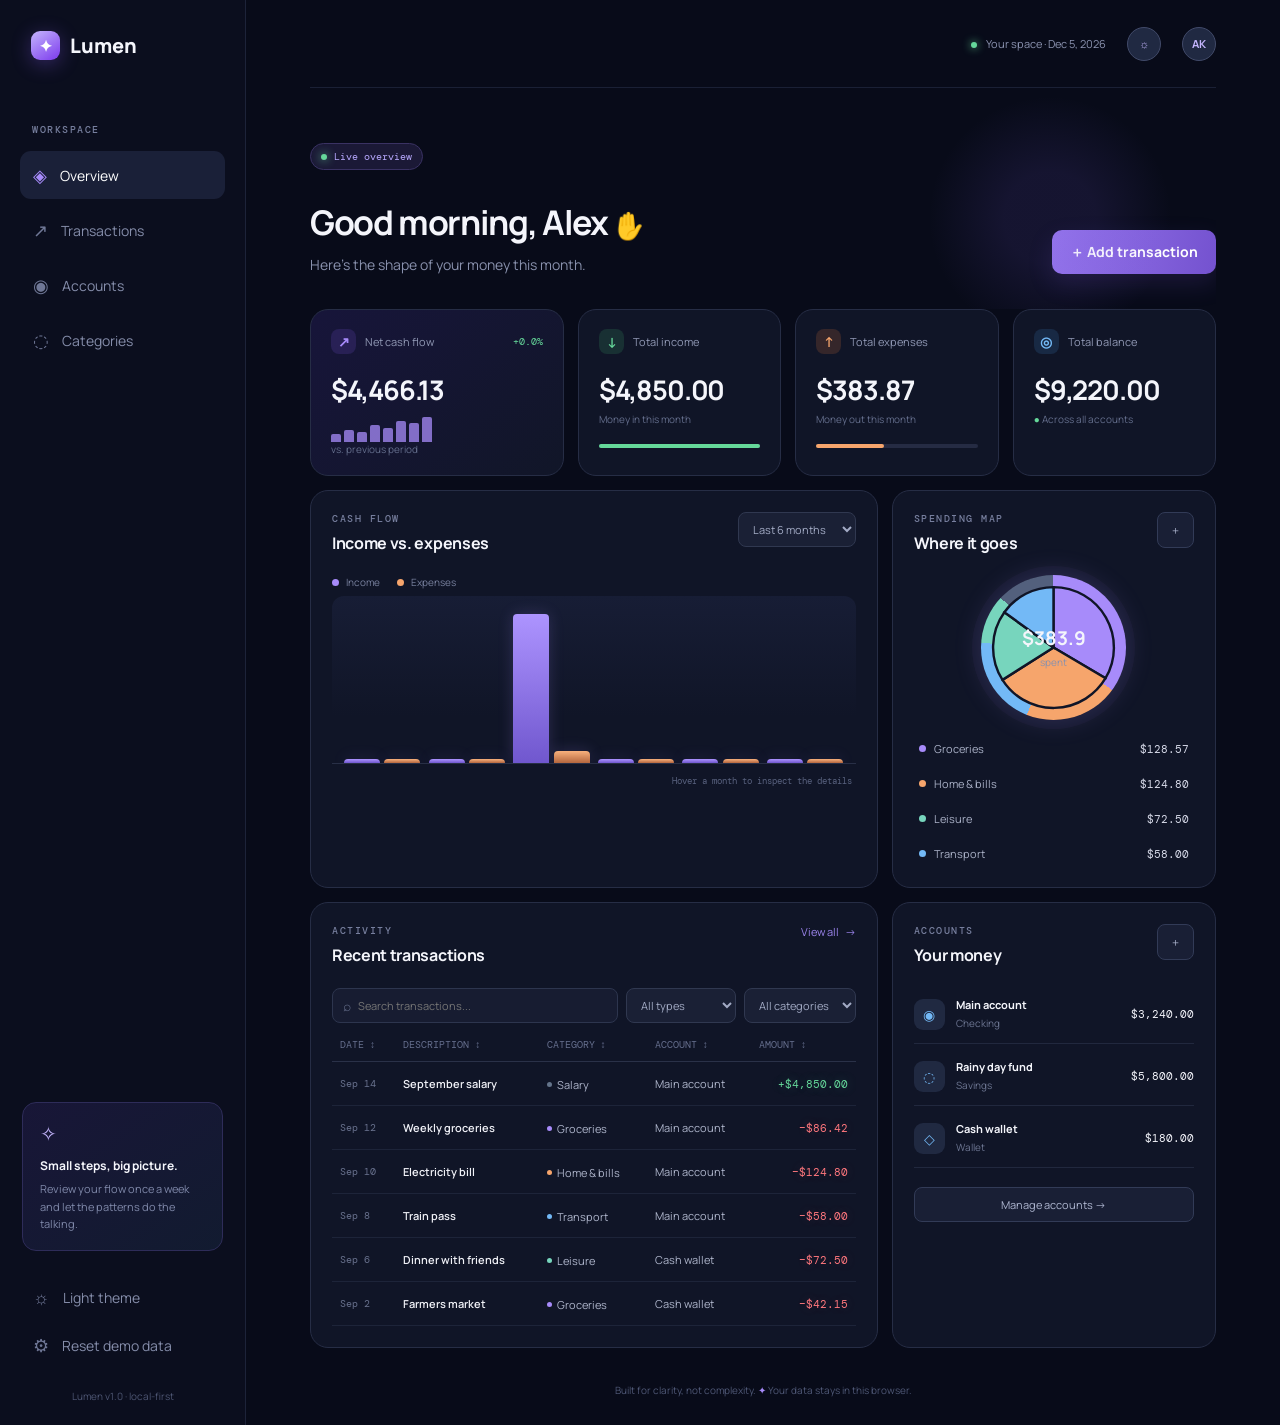
<file: public/index.html>
<!doctype html>
<html lang="en">
  <head>
    <meta charset="UTF-8" />
    <meta name="viewport" content="width=device-width, initial-scale=1.0" />
    <meta name="theme-color" content="#080b19" />
    <meta
      name="description"
      content="Lumen is a calm, local-first dashboard for understanding your spending and cash flow."
    />
    <title>Lumen — Personal finance, made clear</title>
    <link rel="preconnect" href="https://fonts.googleapis.com" />
    <link rel="preconnect" href="https://fonts.gstatic.com" crossorigin />
    <link
      href="https://fonts.googleapis.com/css2?family=DM+Mono:wght@400;500&family=Manrope:wght@400;500;600;700;800&display=swap"
      rel="stylesheet"
    />
    <link rel="stylesheet" href="../src/styles.css" />
  </head>
  <body>
    <div class="app-shell">
      <aside class="sidebar">
        <a class="brand" href="index.html" aria-label="Lumen home">
          <span class="brand-mark">✦</span>
          <span>Lumen</span>
        </a>
        <p class="eyebrow sidebar-label">Workspace</p>
        <nav class="main-nav" aria-label="Main navigation">
          <a class="nav-item active" href="#overview"><span>◈</span> Overview</a>
          <a class="nav-item" href="transactions.html"><span>↗</span> Transactions</a>
          <a class="nav-item" href="#accounts"><span>◉</span> Accounts</a>
          <a class="nav-item" href="#categories" id="categories-nav"><span>◌</span> Categories</a>
        </nav>
        <div class="sidebar-bottom">
          <div class="tip-card">
            <span class="tip-icon">✧</span>
            <strong>Small steps, big picture.</strong>
            <p>Review your flow once a week and let the patterns do the talking.</p>
          </div>
          <button class="nav-item settings-button" type="button" id="theme-toggle"><span>☼</span> Light theme</button>
          <button class="nav-item settings-button" type="button" id="clear-data"><span>⚙</span> Reset demo data</button>
          <p class="sidebar-footnote">Lumen v1.0 · local-first</p>
        </div>
      </aside>

      <main class="main-content">
        <header class="topbar">
          <div class="mobile-brand"><span class="brand-mark">✦</span> Lumen</div>
          <div class="date-stamp"><span class="status-dot"></span> Your space · <span id="today-label"></span></div>
          <button class="avatar theme-avatar" type="button" id="theme-toggle-topbar" aria-label="Toggle theme">☼</button>
          <button class="avatar" aria-label="User profile">AK</button>
        </header>

        <section class="hero dashboard-hero" id="overview">
          <div>
            <span class="hero-badge"><i></i> Live overview</span>
            <p class="eyebrow" id="hero-date"></p>
            <h1>Good morning, Alex <span class="wave">✋</span></h1>
            <p class="hero-copy">Here’s the shape of your money this month.</p>
          </div>
          <button class="primary-button" id="open-transaction"><span>＋</span> Add transaction</button>
        </section>

        <section class="stats-grid" aria-label="Financial summary">
          <article class="stat-card feature-card">
            <div class="stat-heading"><span class="stat-icon violet">↗</span><span>Net cash flow</span><span class="trend positive" id="flow-trend">+0.0%</span></div>
            <div class="stat-value" id="net-flow">$0.00</div>
            <div class="sparkline" id="sparkline" aria-hidden="true"><span style="height: 30%"></span><span style="height: 46%"></span><span style="height: 38%"></span><span style="height: 62%"></span><span style="height: 51%"></span><span style="height: 76%"></span><span style="height: 69%"></span><span style="height: 92%"></span></div>
            <p class="stat-caption">vs. previous period</p>
          </article>
          <article class="stat-card">
            <div class="stat-heading"><span class="stat-icon green">↓</span><span>Total income</span></div>
            <div class="stat-value" id="total-income">$0.00</div>
            <p class="stat-caption">Money in this month</p>
            <div class="progress-line"><span id="income-progress" class="income-progress"></span></div>
          </article>
          <article class="stat-card">
            <div class="stat-heading"><span class="stat-icon orange">↑</span><span>Total expenses</span></div>
            <div class="stat-value" id="total-expenses">$0.00</div>
            <p class="stat-caption">Money out this month</p>
            <div class="progress-line"><span id="expense-progress" class="expense-progress"></span></div>
          </article>
          <article class="stat-card">
            <div class="stat-heading"><span class="stat-icon blue">◎</span><span>Total balance</span></div>
            <div class="stat-value" id="total-balance">$0.00</div>
            <p class="stat-caption"><span class="green-text">●</span> Across all accounts</p>
          </article>
        </section>

        <section class="dashboard-grid">
          <article class="panel cashflow-panel">
            <div class="panel-header">
              <div><p class="eyebrow">Cash flow</p><h2>Income vs. expenses</h2></div>
              <select class="period-select" id="period-select" aria-label="Cash flow period"><option value="6">Last 6 months</option><option value="12">Last 12 months</option></select>
            </div>
            <div class="chart-legend"><span><i class="legend-dot income-dot"></i> Income</span><span><i class="legend-dot expense-dot"></i> Expenses</span></div>
            <div class="bar-chart" id="bar-chart" aria-label="Income versus expenses chart"></div>
            <div class="chart-hint">Hover a month to inspect the details</div>
          </article>
          <article class="panel breakdown-panel" id="categories">
            <div class="panel-header"><div><p class="eyebrow">Spending map</p><h2>Where it goes</h2></div><button class="icon-button" id="manage-categories" aria-label="Manage categories">＋</button></div>
            <div class="donut-wrap"><div class="donut" id="donut-chart" aria-label="Spending breakdown"><div class="donut-center"><strong id="donut-total">$0</strong><span>spent</span></div></div></div>
            <div class="category-list" id="category-list"></div>
          </article>
        </section>

        <section class="bottom-grid" id="transactions">
          <article class="panel transactions-panel">
            <div class="panel-header"><div><p class="eyebrow">Activity</p><h2>Recent transactions</h2></div><a class="text-button" href="transactions.html">View all <span>→</span></a></div>
            <div class="filters"><label class="search-field"><span>⌕</span><input id="search-input" type="search" placeholder="Search transactions..." /></label><select id="type-filter" aria-label="Filter by transaction type"><option value="all">All types</option><option value="income">Income</option><option value="expense">Expense</option></select><select id="category-filter" aria-label="Filter by category"><option value="all">All categories</option></select></div>
            <div class="table-wrap"><table><thead><tr><th><button data-sort="date">Date ↕</button></th><th><button data-sort="description">Description ↕</button></th><th><button data-sort="category">Category ↕</button></th><th><button data-sort="account">Account ↕</button></th><th><button data-sort="amount">Amount ↕</button></th></tr></thead><tbody id="transaction-list"></tbody></table><div class="empty-state hidden" id="empty-state">No transactions match these filters.</div></div>
          </article>
          <article class="panel accounts-panel" id="accounts">
            <div class="panel-header"><div><p class="eyebrow">Accounts</p><h2>Your money</h2></div><button class="icon-button" id="open-account" aria-label="Add account">＋</button></div>
            <div class="account-list" id="account-list"></div>
            <button class="secondary-button full-width" id="open-account-bottom">Manage accounts <span>→</span></button>
          </article>
        </section>

        <footer class="footer">Built for clarity, not complexity. <span>✦</span> Your data stays in this browser.</footer>
      </main>
    </div>

    <div class="modal-backdrop hidden" id="transaction-modal" role="dialog" aria-modal="true" aria-labelledby="transaction-title">
      <form class="modal" id="transaction-form">
        <button class="modal-close" type="button" data-close="transaction-modal" aria-label="Close">×</button>
        <p class="eyebrow">New activity</p><h2 id="transaction-title">Add transaction</h2><p class="modal-subtitle">Keep your money story up to date.</p>
        <div class="flow-toggle"><button type="button" class="flow-option active" data-type="expense">Expense</button><button type="button" class="flow-option" data-type="income">Income</button></div>
        <input type="hidden" id="transaction-type" value="expense" /><input type="hidden" id="editing-id" />
        <div class="form-grid"><label>Description<input required id="description" placeholder="e.g. Weekly groceries" /></label><label>Amount<input required id="amount" type="number" min="0.01" step="0.01" placeholder="0.00" /></label><label>Date<input required id="date" type="date" /></label><label>Account<select required id="account-select"></select></label><label>Category<select required id="category-select"></select></label></div>
        <button class="primary-button full-width" type="submit">Save transaction</button>
      </form>
    </div>

    <div class="modal-backdrop hidden" id="account-modal" role="dialog" aria-modal="true" aria-labelledby="account-title">
      <form class="modal" id="account-form"><button class="modal-close" type="button" data-close="account-modal" aria-label="Close">×</button><p class="eyebrow">New account</p><h2 id="account-title">Add an account</h2><p class="modal-subtitle">See everything in one calm view.</p><div class="form-grid"><label>Account name<input required id="account-name" placeholder="e.g. Travel fund" /></label><label>Account type<select id="account-type"><option>Checking</option><option>Savings</option><option>Credit card</option><option>Cash</option><option>Investment</option><option>Wallet</option></select></label><label>Starting balance<input required id="starting-balance" type="number" step="0.01" placeholder="0.00" /></label></div><button class="primary-button full-width" type="submit">Add account</button></form>
    </div>
    <div class="modal-backdrop hidden" id="category-modal" role="dialog" aria-modal="true" aria-labelledby="category-title">
      <form class="modal category-modal" id="category-form"><button class="modal-close" type="button" data-close="category-modal" aria-label="Close">×</button><p class="eyebrow">Category library</p><h2 id="category-title">Add a category</h2><p class="modal-subtitle">Create and maintain labels that fit your life.</p><div class="category-manager-list" id="category-manager-list"></div><input type="hidden" id="category-editing-id" /><div class="form-grid"><label>Category name<input required id="category-name" placeholder="e.g. Health" /></label><label>Category type<select id="category-type"><option value="expense">Expense</option><option value="income">Income</option></select></label></div><div class="category-form-actions"><button class="secondary-button hidden" id="cancel-category-edit" type="button">Cancel edit</button><button class="primary-button" type="submit" id="category-submit">Add category</button></div></form>
    </div>
    <script src="../src/app.js"></script>
  </body>
</html>
</file>
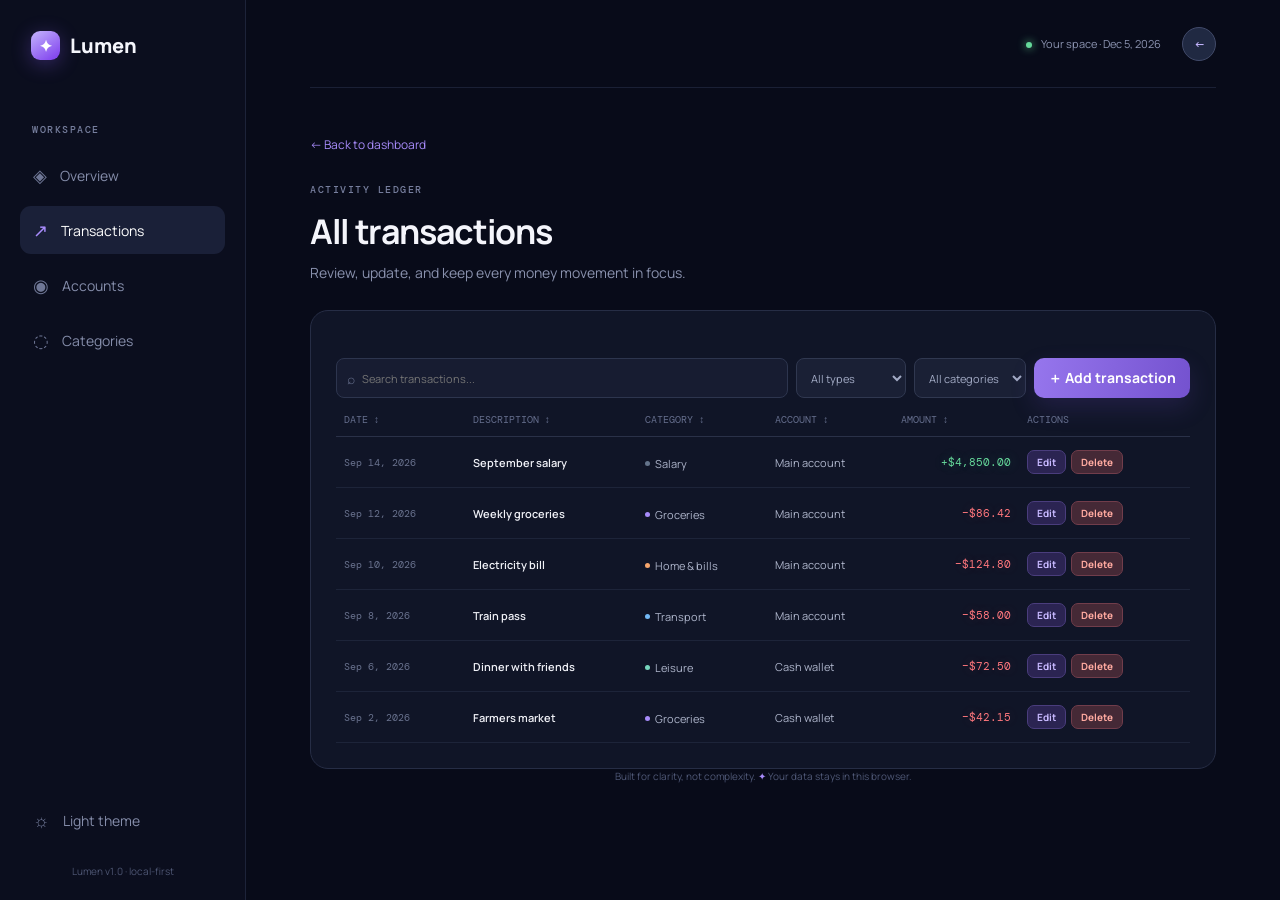
<file: public/transactions.html>
<!doctype html>
<html lang="en">
  <head>
    <meta charset="UTF-8" />
    <meta name="viewport" content="width=device-width, initial-scale=1.0" />
    <title>Transactions — Lumen</title>
    <link rel="preconnect" href="https://fonts.googleapis.com" />
    <link rel="preconnect" href="https://fonts.gstatic.com" crossorigin />
    <link href="https://fonts.googleapis.com/css2?family=DM+Mono:wght@400;500&family=Manrope:wght@400;500;600;700;800&display=swap" rel="stylesheet" />
    <link rel="stylesheet" href="../src/styles.css" />
  </head>
  <body data-page="transactions">
    <div class="app-shell">
      <aside class="sidebar">
        <a class="brand" href="index.html"><span class="brand-mark">✦</span><span>Lumen</span></a>
        <p class="eyebrow sidebar-label">Workspace</p>
        <nav class="main-nav" aria-label="Main navigation">
          <a class="nav-item" href="index.html"><span>◈</span> Overview</a>
          <a class="nav-item active" href="transactions.html"><span>↗</span> Transactions</a>
          <a class="nav-item" href="index.html#accounts"><span>◉</span> Accounts</a>
          <a class="nav-item" href="index.html?openCategories=1#categories"><span>◌</span> Categories</a>
        </nav>
        <div class="sidebar-bottom">
          <button class="nav-item settings-button" type="button" id="theme-toggle"><span>☼</span> Light theme</button>
          <p class="sidebar-footnote">Lumen v1.0 · local-first</p>
        </div>
      </aside>
      <main class="main-content">
        <header class="topbar"><div class="mobile-brand"><span class="brand-mark">✦</span> Lumen</div><div class="date-stamp"><span class="status-dot"></span> Your space · <span id="today-label"></span></div><a class="avatar back-avatar" href="index.html" aria-label="Back to dashboard">←</a></header>
        <section class="page-heading"><a class="back-link" href="index.html">← Back to dashboard</a><p class="eyebrow">Activity ledger</p><h1>All transactions</h1><p class="hero-copy">Review, update, and keep every money movement in focus.</p></section>
        <section class="panel transactions-page-panel">
          <div class="filters"><label class="search-field"><span>⌕</span><input id="search-input" type="search" placeholder="Search transactions..." /></label><select id="type-filter" aria-label="Filter by transaction type"><option value="all">All types</option><option value="income">Income</option><option value="expense">Expense</option></select><select id="category-filter" aria-label="Filter by category"><option value="all">All categories</option></select><button class="primary-button compact-button" id="open-transaction"><span>＋</span> Add transaction</button></div>
          <div class="table-wrap"><table><thead><tr><th><button data-sort="date">Date ↕</button></th><th><button data-sort="description">Description ↕</button></th><th><button data-sort="category">Category ↕</button></th><th><button data-sort="account">Account ↕</button></th><th><button data-sort="amount">Amount ↕</button></th><th>Actions</th></tr></thead><tbody id="transaction-list"></tbody></table><div class="empty-state hidden" id="empty-state">No transactions match these filters.</div></div>
        </section>
        <footer class="footer">Built for clarity, not complexity. <span>✦</span> Your data stays in this browser.</footer>
      </main>
    </div>
    <div class="modal-backdrop hidden" id="transaction-modal" role="dialog" aria-modal="true" aria-labelledby="transaction-title">
      <form class="modal" id="transaction-form"><button class="modal-close" type="button" data-close="transaction-modal" aria-label="Close">×</button><p class="eyebrow">Activity</p><h2 id="transaction-title">Add transaction</h2><p class="modal-subtitle">Keep your money story up to date.</p><div class="flow-toggle"><button type="button" class="flow-option active" data-type="expense">Expense</button><button type="button" class="flow-option" data-type="income">Income</button></div><input type="hidden" id="transaction-type" value="expense" /><input type="hidden" id="editing-id" /><div class="form-grid"><label>Description<input required id="description" placeholder="e.g. Weekly groceries" /></label><label>Amount<input required id="amount" type="number" min="0.01" step="0.01" placeholder="0.00" /></label><label>Date<input required id="date" type="date" /></label><label>Account<select required id="account-select"></select></label><label>Category<select required id="category-select"></select></label></div><button class="primary-button full-width" type="submit">Save transaction</button></form>
    </div>
    <script src="../src/app.js"></script>
  </body>
</html>
</file>
<file: src/styles.css>
:root{--bg:#080b19;--panel:#101527;--panel-2:#151b31;--line:#262d45;--text:#f4f5fb;--muted:#8991ad;--violet:#a78bfa;--green:#65d89a;--orange:#f6a56c;--blue:#73b9f6;--radius:18px}*{box-sizing:border-box}html{scroll-behavior:smooth}body{margin:0;background:var(--bg);color:var(--text);font:14px Manrope, sans-serif}button,input,select{font:inherit}button,a{transition:.2s ease}button{cursor:pointer}.app-shell{display:flex;min-height:100vh}.sidebar{width:246px;min-height:100vh;padding:31px 20px 22px;background:#0b0e1e;border-right:1px solid #1d2339;display:flex;flex-direction:column}.brand{color:var(--text);font-size:20px;font-weight:800;text-decoration:none;display:flex;align-items:center;gap:10px;margin:0 11px 63px}.brand-mark{display:grid;place-items:center;width:29px;height:29px;background:linear-gradient(145deg,#c4b5fd,#7c3aed);border-radius:9px;color:#fff;font-size:16px;box-shadow:0 4px 20px #8b5cf655}.eyebrow{margin:0;color:#777f9e;text-transform:uppercase;letter-spacing:.15em;font:500 10px "DM Mono",monospace}.sidebar-label{margin:0 12px 15px}.main-nav{display:grid;gap:7px}.nav-item{border:0;background:none;color:#858daa;text-decoration:none;text-align:left;padding:12px 13px;border-radius:11px;display:flex;align-items:center;gap:13px}.nav-item span{font-size:18px;color:#6f7796}.nav-item.active,.nav-item:hover{color:#fff;background:#1a2038}.nav-item.active span{color:var(--violet)}.sidebar-bottom{margin-top:auto}.tip-card{background:linear-gradient(145deg,#181637,#121b30);padding:17px;border:1px solid #2e2c59;border-radius:14px;margin:0 2px 22px}.tip-icon{font-size:20px;color:#c4b5fd}.tip-card strong{display:block;margin:10px 0 6px;font-size:12px}.tip-card p{margin:0;color:#7f88a9;line-height:1.6;font-size:11px}.settings-button{width:100%}.sidebar-footnote{color:#4e5673;font-size:10px;text-align:center;margin:20px 0 0}.main-content{width:calc(100% - 246px);max-width:1450px;padding:0 5%;}.topbar{height:88px;display:flex;align-items:center;justify-content:flex-end;gap:21px;border-bottom:1px solid #1a2035}.mobile-brand{display:none}.date-stamp{font-size:11px;color:#8b93b0}.status-dot{display:inline-block;width:6px;height:6px;background:var(--green);border-radius:50%;margin-right:7px;box-shadow:0 0 8px var(--green)}.avatar{border:1px solid #414a69;background:#202942;color:#c4b5fd;border-radius:50%;height:34px;width:34px;font-size:11px;font-weight:700}.hero{display:flex;align-items:end;justify-content:space-between;padding:55px 0 35px}.hero h1{font-size:34px;letter-spacing:-.04em;margin:12px 0 10px}.hero-copy{color:var(--muted);margin:0}.wave{font-size:26px}.primary-button{border:0;border-radius:10px;color:white;background:linear-gradient(100deg,#9676ed,#7452cf);padding:12px 18px;font-weight:700;box-shadow:0 10px 25px #7452cf2c}.primary-button:hover{transform:translateY(-2px);box-shadow:0 14px 30px #7452cf55}.stats-grid{display:grid;grid-template-columns:1.25fr 1fr 1fr 1fr;gap:14px}.stat-card,.panel{background:var(--panel);border:1px solid var(--line);border-radius:var(--radius)}.stat-card{padding:19px 20px;min-height:148px;overflow:hidden}.feature-card{background:linear-gradient(140deg,#17153a,#111628)}.stat-heading{display:flex;align-items:center;gap:9px;color:#9098b4;font-size:11px}.stat-icon{display:grid;place-items:center;width:25px;height:25px;border-radius:8px;font-weight:bold;font-size:14px}.violet{background:#6d4dcc33;color:var(--violet)}.green{background:#379a6333;color:var(--green)}.orange{background:#c86b3833;color:var(--orange)}.blue{background:#387ab733;color:var(--blue)}.trend{margin-left:auto;color:var(--green);font:10px "DM Mono"}.stat-value{font-size:27px;font-weight:700;letter-spacing:-.04em;margin:17px 0 4px}.stat-caption{color:#646e8c;font-size:10px;margin:0}.green-text{color:var(--green)}.progress-line{height:4px;background:#252b43;border-radius:10px;margin-top:18px}.progress-line span{display:block;width:66%;height:100%;border-radius:inherit;background:var(--green)}.progress-line .expense-progress{width:42%;background:var(--orange)}.sparkline{height:27px;display:flex;align-items:end;gap:3px;margin-top:7px}.sparkline span{width:10px;background:var(--violet);opacity:.75;border-radius:2px 2px 0 0}.dashboard-grid,.bottom-grid{display:grid;grid-template-columns:1.75fr 1fr;gap:14px;margin-top:14px}.bottom-grid{grid-template-columns:1.75fr 1fr;margin-bottom:35px}.panel{padding:21px}.panel-header{display:flex;justify-content:space-between;align-items:start}.panel h2{margin:7px 0 0;font-size:16px;letter-spacing:-.02em}.period-select,select{color:#a3abc5;background:#1a2035;border:1px solid #303850;border-radius:8px;padding:8px 10px;font-size:11px;outline:none}.chart-legend{display:flex;gap:17px;color:#78819e;font-size:10px;margin-top:21px}.legend-dot{display:inline-block;width:7px;height:7px;border-radius:50%;margin-right:5px}.income-dot{background:var(--violet)}.expense-dot{background:var(--orange)}.bar-chart{height:168px;display:flex;align-items:end;justify-content:space-around;gap:12px;padding:18px 8px 0;border-bottom:1px solid #282f46;margin-top:7px}.month-bars{height:100%;display:flex;align-items:end;gap:4px;position:relative;width:50px}.bar{width:50%;border-radius:4px 4px 0 0;animation:rise .8s both;transform-origin:bottom}.bar.income{background:linear-gradient(#ad94ff,#7057ce)}.bar.expense{background:linear-gradient(#f8b17d,#b4663e)}.month-label{position:absolute;top:calc(100% + 10px);font:10px "DM Mono";color:#68718e;left:50%;transform:translateX(-50%)}.donut-wrap{display:grid;place-items:center;padding:21px 0 16px}.donut{width:145px;height:145px;border-radius:50%;background:conic-gradient(var(--violet) 0 35%,var(--orange) 35% 56%,var(--blue) 56% 76%,#77d5bd 76% 87%,#53607d 87% 100%);display:grid;place-items:center;animation:spin-in 1s ease-out}.donut:before{content:"";width:103px;height:103px;background:var(--panel);border-radius:50%}.donut-center{position:absolute;text-align:center}.donut-center strong{display:block;font-size:19px}.donut-center span{font-size:10px;color:var(--muted)}.category-list{display:grid;gap:10px}.category-row{display:flex;align-items:center;gap:8px;font-size:11px;color:#aab1c7}.category-row .category-amount{margin-left:auto;color:#d8dbea;font-family:"DM Mono"}.category-color{width:7px;height:7px;border-radius:50%}.filters{display:flex;gap:8px;margin:22px 0 15px}.search-field{display:flex;align-items:center;gap:7px;flex:1;border:1px solid #2d354e;background:#171c31;border-radius:8px;padding:0 10px;color:#69728f}.search-field input{width:100%;background:none;border:0;outline:0;color:#fff;padding:9px 0;font-size:11px}.filters select{min-width:110px}.table-wrap{overflow-x:auto}table{width:100%;border-collapse:collapse;min-width:520px}th{text-align:left;border-bottom:1px solid #2a3148;padding:0 8px 10px;color:#656e8d;font:10px "DM Mono";text-transform:uppercase}th button{background:none;color:inherit;border:0;padding:0;text-transform:inherit;font:inherit}th button:hover{color:#fff}td{padding:13px 8px;border-bottom:1px solid #1d2439;color:#aeb5cb;font-size:11px}td:first-child{color:#69728e;font-family:"DM Mono";font-size:10px}.description-cell{color:#f0f1f7;font-weight:600}.category-pill{display:inline-flex;align-items:center;gap:5px}.category-pill i{width:5px;height:5px;border-radius:50%;background:var(--violet)}.amount-cell{text-align:right;font-family:"DM Mono";color:#f4f5fb}.income-amount{color:var(--green)!important;text-shadow:0 0 12px #65d89a44}.expense-amount{color:#ff777d!important;text-shadow:0 0 12px #ff777d33}.empty-state{text-align:center;color:var(--muted);padding:30px}.hidden{display:none!important}.account-list{display:grid;gap:3px;margin:19px 0}.account-row{display:flex;align-items:center;gap:11px;padding:12px 0;border-bottom:1px solid #21283e}.account-icon{display:grid;place-items:center;width:31px;height:31px;border-radius:9px;background:#202941;color:var(--blue)}.account-meta{min-width:0}.account-meta strong{display:block;font-size:11px}.account-meta span{color:#6d7692;font-size:10px}.account-balance{margin-left:auto;font:11px "DM Mono"}.secondary-button,.icon-button{border:1px solid #323b57;border-radius:8px;background:#191f35;color:#aeb6d0;padding:9px 12px;font-size:11px}.secondary-button:hover,.icon-button:hover{background:#252d47;color:#fff}.full-width{width:100%}.text-button{color:#9b84ec;text-decoration:none;font-size:11px}.text-button span{margin-left:4px}.footer{color:#4f5876;font-size:10px;padding:0 0 28px;text-align:center}.footer span{color:var(--violet)}.modal-backdrop{position:fixed;inset:0;background:#030510bb;backdrop-filter:blur(8px);display:grid;place-items:center;padding:20px;z-index:10}.modal{position:relative;background:#141a2d;border:1px solid #333d5b;border-radius:20px;width:min(100%,480px);padding:29px;box-shadow:0 25px 80px #0008;animation:modal-in .25s ease-out}.modal h2{font-size:25px;margin:10px 0 6px}.modal-subtitle{color:var(--muted);font-size:12px;margin:0 0 23px}.modal-close{position:absolute;right:17px;top:15px;background:none;border:0;color:#78819e;font-size:24px}.flow-toggle{display:flex;gap:5px;background:#0f1425;border-radius:9px;padding:4px;margin-bottom:18px}.flow-option{flex:1;border:0;background:none;border-radius:6px;padding:9px;color:#7d86a3;font-size:12px}.flow-option.active{background:#272041;color:#c7b8ff}.form-grid{display:grid;grid-template-columns:1fr 1fr;gap:15px;margin-bottom:22px}.form-grid label{display:grid;gap:7px;color:#8b94b2;font-size:11px}.form-grid input,.form-grid select{width:100%;background:#0f1425;border:1px solid #2b3551;color:#f4f5fb;border-radius:8px;padding:11px;outline:0;font-size:12px}.form-grid input:focus,.form-grid select:focus{border-color:var(--violet)}@keyframes rise{from{transform:scaleY(0)}to{transform:scaleY(1)}}@keyframes spin-in{from{transform:rotate(-50deg) scale(.7);opacity:0}to{transform:none;opacity:1}}@keyframes modal-in{from{transform:translateY(12px);opacity:0}to{transform:none;opacity:1}}@media(max-width:1000px){.sidebar{width:205px}.main-content{width:calc(100% - 205px);padding:0 24px}.stats-grid{grid-template-columns:1fr 1fr}.dashboard-grid,.bottom-grid{grid-template-columns:1fr}}@media(max-width:700px){.sidebar{display:none}.main-content{width:100%;padding:0 16px}.topbar{height:65px;justify-content:space-between}.mobile-brand{display:flex;align-items:center;gap:8px;font-weight:800}.hero{padding:35px 0 26px;display:block}.hero h1{font-size:28px}.hero .primary-button{margin-top:23px;width:100%}.stats-grid{grid-template-columns:1fr 1fr;gap:9px}.stat-card{padding:15px 13px;min-height:132px}.stat-value{font-size:21px}.stat-heading{font-size:10px}.stat-heading .stat-icon{width:22px;height:22px}.stat-card:nth-child(4){grid-column:span 2}.panel{padding:17px 13px}.filters{flex-wrap:wrap}.search-field{flex-basis:100%}.filters select{flex:1}.form-grid{grid-template-columns:1fr}.modal{padding:24px 19px}.date-stamp{display:none}}
.page-heading{padding:46px 0 28px}.page-heading h1{font-size:34px;letter-spacing:-.04em;margin:12px 0 9px}.back-link{display:inline-block;color:var(--violet);font-size:12px;text-decoration:none;margin-bottom:30px}.back-link:hover{color:var(--text)}.transactions-page-panel{padding:25px}.compact-button{white-space:nowrap;padding:10px 14px}.table-action{background:none;border:0;color:var(--violet);font-size:10px;margin-right:10px;padding:0}.table-action:hover{text-decoration:underline}.delete-action{color:#f28d83}.back-avatar{text-decoration:none;display:grid;place-items:center}.transactions-page-panel table{min-width:700px}[data-theme="light"]{--bg:#f3f5fb;--panel:#fff;--panel-2:#f8f9fd;--line:#e1e5f0;--text:#17203a;--muted:#68718a}[data-theme="light"] body{background:var(--bg)}[data-theme="light"] .sidebar{background:#fff;border-right-color:#e1e5f0}[data-theme="light"] .topbar{border-bottom-color:#e1e5f0}[data-theme="light"] .nav-item{color:#68718a}[data-theme="light"] .nav-item.active,[data-theme="light"] .nav-item:hover{background:#eef0fa;color:#17203a}[data-theme="light"] .tip-card{background:linear-gradient(145deg,#f1efff,#f1f7ff);border-color:#e1ddfa}[data-theme="light"] .feature-card{background:linear-gradient(140deg,#f0edff,#f7f8ff)}[data-theme="light"] .period-select,[data-theme="light"] select,[data-theme="light"] .secondary-button,[data-theme="light"] .icon-button,[data-theme="light"] .search-field{background:#f7f8fc;border-color:#dce1ee;color:#5d6782}[data-theme="light"] .search-field input{color:#17203a}[data-theme="light"] td{border-bottom-color:#edf0f6;color:#5d6782}[data-theme="light"] th{border-bottom-color:#e4e8f1}[data-theme="light"] .account-row{border-bottom-color:#edf0f6}[data-theme="light"] .modal{background:#fff;border-color:#dce1ee}[data-theme="light"] .form-grid input,[data-theme="light"] .form-grid select{background:#f7f8fc;color:#17203a;border-color:#dce1ee}[data-theme="light"] .flow-toggle{background:#f0f2f8}
.transactions-page-panel tbody tr{transition:background .2s ease,transform .2s ease,box-shadow .2s ease}
.transactions-page-panel tbody tr:hover{background:linear-gradient(90deg,#211d48,#172039);transform:translateX(4px);box-shadow:inset 3px 0 0 var(--violet)}
.transactions-page-panel tbody tr:hover td{color:#f7f7ff}
.transactions-page-panel tbody tr:hover .description-cell{color:#fff}
.table-action{display:inline-flex;align-items:center;justify-content:center;border:1px solid transparent;border-radius:7px;padding:6px 9px;margin:0 5px 0 0;font-size:10px;font-weight:700;line-height:1;transition:transform .2s ease,background .2s ease,border-color .2s ease,color .2s ease}
.edit-action{color:#c7b8ff;background:#2b2452;border-color:#4a3d7d}.edit-action:hover{color:#fff;background:#7658d9;border-color:#9b83ef;transform:translateY(-2px)}
.delete-action{color:#ffaaa0;background:#452936;border-color:#713d4b}.delete-action:hover{color:#fff;background:#c45d68;border-color:#ec8490;transform:translateY(-2px)}
.category-manager-list{display:grid;gap:7px;max-height:210px;overflow-y:auto;margin:0 0 20px;padding-right:3px}.managed-category{display:flex;align-items:center;justify-content:space-between;gap:10px;background:#0f1425;border:1px solid #29324d;border-radius:9px;padding:9px 10px}.managed-category .category-pill{font-size:11px}.managed-category small{color:#737d9b;font-size:9px;text-transform:capitalize;margin-left:4px}.managed-category-actions{display:flex;gap:5px}.managed-category-actions button{border:0;border-radius:6px;padding:5px 7px;font-size:10px;font-weight:700}.category-edit{background:#272044;color:#c9bbff}.category-delete{background:#3b2634;color:#ffaaa0}.category-edit:hover,.category-delete:hover{transform:translateY(-1px);filter:brightness(1.2)}.category-form-actions{display:flex;gap:8px}.category-form-actions .primary-button{flex:1}
[data-theme="light"] .transactions-page-panel tbody tr:hover{background:#f1efff;box-shadow:inset 3px 0 0 #7658d9}[data-theme="light"] .transactions-page-panel tbody tr:hover td{color:#17203a}[data-theme="light"] .managed-category{background:#f7f8fc;border-color:#dce1ee}
.dashboard-hero{position:relative;overflow:hidden}.dashboard-hero:after{content:"";position:absolute;width:260px;height:260px;right:4%;top:0;background:radial-gradient(circle,#7658d91f 0 25%,transparent 66%);pointer-events:none}.hero-badge{display:inline-flex;align-items:center;gap:7px;border:1px solid #3a3263;background:#1b1936;color:#b8a9ff;border-radius:999px;padding:6px 10px;font:10px "DM Mono";margin-bottom:17px}.hero-badge i{width:6px;height:6px;background:var(--green);border-radius:50%;box-shadow:0 0 10px var(--green);animation:pulse 1.8s infinite}.stat-card,.panel{transition:transform .25s ease,box-shadow .25s ease,border-color .25s ease}.stat-card:hover,.panel:hover{transform:translateY(-3px);border-color:#463b78;box-shadow:0 14px 35px #0000002b,0 0 26px #7658d914}.cashflow-panel{position:relative}.bar-chart{position:relative;background:linear-gradient(180deg,#171d35 0%,transparent 72%);border-radius:12px 12px 0 0}.month-bars{cursor:crosshair;transition:transform .2s ease;z-index:1}.month-bars:hover{transform:scale(1.08);z-index:3}.bar{position:relative;box-shadow:0 0 15px #a78bfa33}.month-bars:hover .bar.income{background:linear-gradient(#d1c4ff,#8265e4);box-shadow:0 0 18px #a78bfa99}.month-bars:hover .bar.expense{background:linear-gradient(#ffd0a5,#db7746);box-shadow:0 0 18px #f6a56c99}.month-bars:after,.category-row:after{content:attr(data-tooltip);position:absolute;left:50%;bottom:calc(100% + 12px);transform:translate(-50%,6px);white-space:nowrap;background:#24203e;border:1px solid #574a91;color:#f8f7ff;border-radius:8px;padding:8px 10px;font:10px "DM Mono";opacity:0;pointer-events:none;transition:opacity .2s ease,transform .2s ease;box-shadow:0 8px 20px #0005}.month-bars:hover:after,.category-row:hover:after{opacity:1;transform:translate(-50%,0)}.chart-hint{color:#59627f;text-align:right;font:9px "DM Mono";margin-top:11px}.donut{position:relative;box-shadow:0 0 28px #a78bfa30,0 0 0 9px #a78bfa09}.donut:hover{animation:donut-pulse 1.2s infinite}.category-row{position:relative;border-radius:8px;padding:5px;transition:background .2s ease,transform .2s ease}.category-row:hover{background:#1c2140;transform:translateX(4px)}@keyframes pulse{50%{opacity:.4;transform:scale(.75)}}@keyframes donut-pulse{50%{box-shadow:0 0 40px #a78bfa66,0 0 0 12px #a78bfa12}}[data-theme="light"] .hero-badge{background:#f0edff;border-color:#dcd4ff}[data-theme="light"] .bar-chart{background:linear-gradient(180deg,#f1efff 0%,transparent 72%)}[data-theme="light"] .month-bars:after,[data-theme="light"] .category-row:after{background:#fff;color:#17203a;border-color:#c7b9f4;box-shadow:0 8px 20px #5d678222}[data-theme="light"] .category-row:hover{background:#f1efff}
.donut:before,.donut-center,.donut-hover-label{pointer-events:none}.donut-svg{position:absolute;inset:0;width:100%;height:100%;transform:rotate(0deg);overflow:visible}.donut-svg:after{content:""}.donut-segment{cursor:pointer;stroke:var(--panel);stroke-width:2;transition:filter .2s ease,opacity .2s ease,transform .2s ease;transform-origin:60px 60px}.donut-segment:hover{filter:brightness(1.3) drop-shadow(0 0 7px currentColor);transform:scale(1.06);opacity:1}.donut:has(.donut-segment:hover) .donut-segment:not(:hover){opacity:.38}.donut-hover-label{position:absolute;left:50%;top:-3px;transform:translate(-50%,-100%);white-space:nowrap;background:#24203e;border:1px solid #574a91;color:#f8f7ff;border-radius:8px;padding:8px 10px;font:10px "DM Mono";opacity:0;pointer-events:none;transition:opacity .2s ease,transform .2s ease;z-index:3}.donut-hover-label.visible{opacity:1;transform:translate(-50%,-115%)}[data-theme="light"] .donut-hover-label{background:#fff;color:#17203a;border-color:#c7b9f4}
.bar-chart{justify-content:flex-start;gap:8px;overflow-x:auto;overflow-y:visible;padding-left:12px;padding-right:12px;scrollbar-width:thin;scrollbar-color:#4b407b transparent}.month-bars{flex:1 0 50px;min-width:50px;max-width:88px}.month-label{font-size:9px;white-space:nowrap}.chart-hint{padding-right:4px}
</file>
